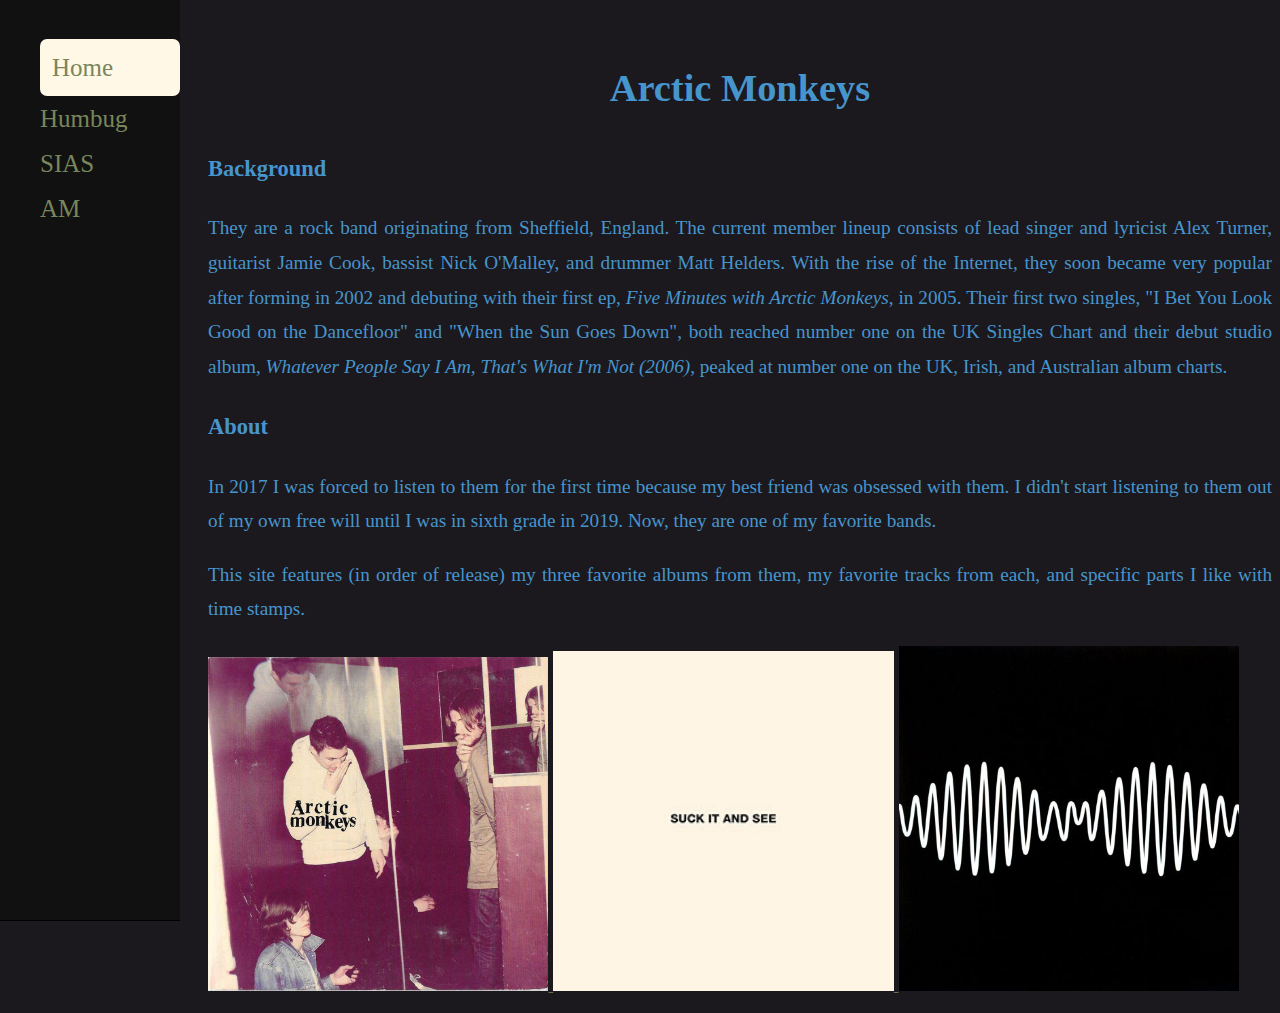
<file: site/index.html>
<!DOCTYPE html>
<html lang="en">
<head>
    <meta charset="utf-8">
    <title>The Arctic Monkeys</title>
    <link href="mystyle.css" rel="stylesheet">
  </head>
<body>
  <nav>
    <ol>
      <div class="hi"><li>Home</li></div>
      <li><a href="http://homer.stuy.edu/~cchen60/site/p0.html">Humbug</a></li>
      <li><a href="http://homer.stuy.edu/~cchen60/site/p1.html">SIAS</a></li>
      <li><a href="http://homer.stuy.edu/~cchen60/site/p2.html">AM</a></li>
    </ol>
  </nav>

  <div class="main">
  <div class="titl">
<h1>Arctic Monkeys</h1>
</div>
<h3>Background</h3>

  <p>
    They are a rock band originating from Sheffield, England. The current member lineup consists of lead singer and lyricist Alex Turner, guitarist Jamie Cook, bassist Nick O'Malley, and drummer Matt Helders. With the rise of the Internet, they soon became very popular after forming in 2002 and debuting with their first ep, <span class="it">Five Minutes with Arctic Monkeys</span>, in 2005. Their first two singles, "I Bet You Look Good on the Dancefloor" and "When the Sun Goes Down", both reached number one on the UK Singles Chart and their debut studio album, <span class="it">Whatever People Say I Am, That's What I'm Not (2006)</span>, peaked at number one on the UK, Irish, and Australian album charts.
  </p>
<h3>About</h3>
<p>In 2017 I was forced to listen to them for the first time because my best friend was obsessed with them. I didn't start listening to them out of my own free will until I was in sixth grade in 2019. Now, they are one of my favorite bands.</p>
<p>This site features (in order of release) my three favorite albums from them, my favorite tracks from each, and specific parts I like with time stamps.</p>
<a href="http://homer.stuy.edu/~cchen60/site/p0.html">
<img src="images/image0.jpg"
alt="Humbug album cover" >
</a>

<a href="http://homer.stuy.edu/~cchen60/site/p1.html">
<img src="images/image1.jpg"
alt="SIAS album cover" >
</a>

<a href="http://homer.stuy.edu/~cchen60/site/p2.html">
<img src="images/image2.jpg"
alt="AM album cover" >
</a>
</div>
</body>
</html>
</file>
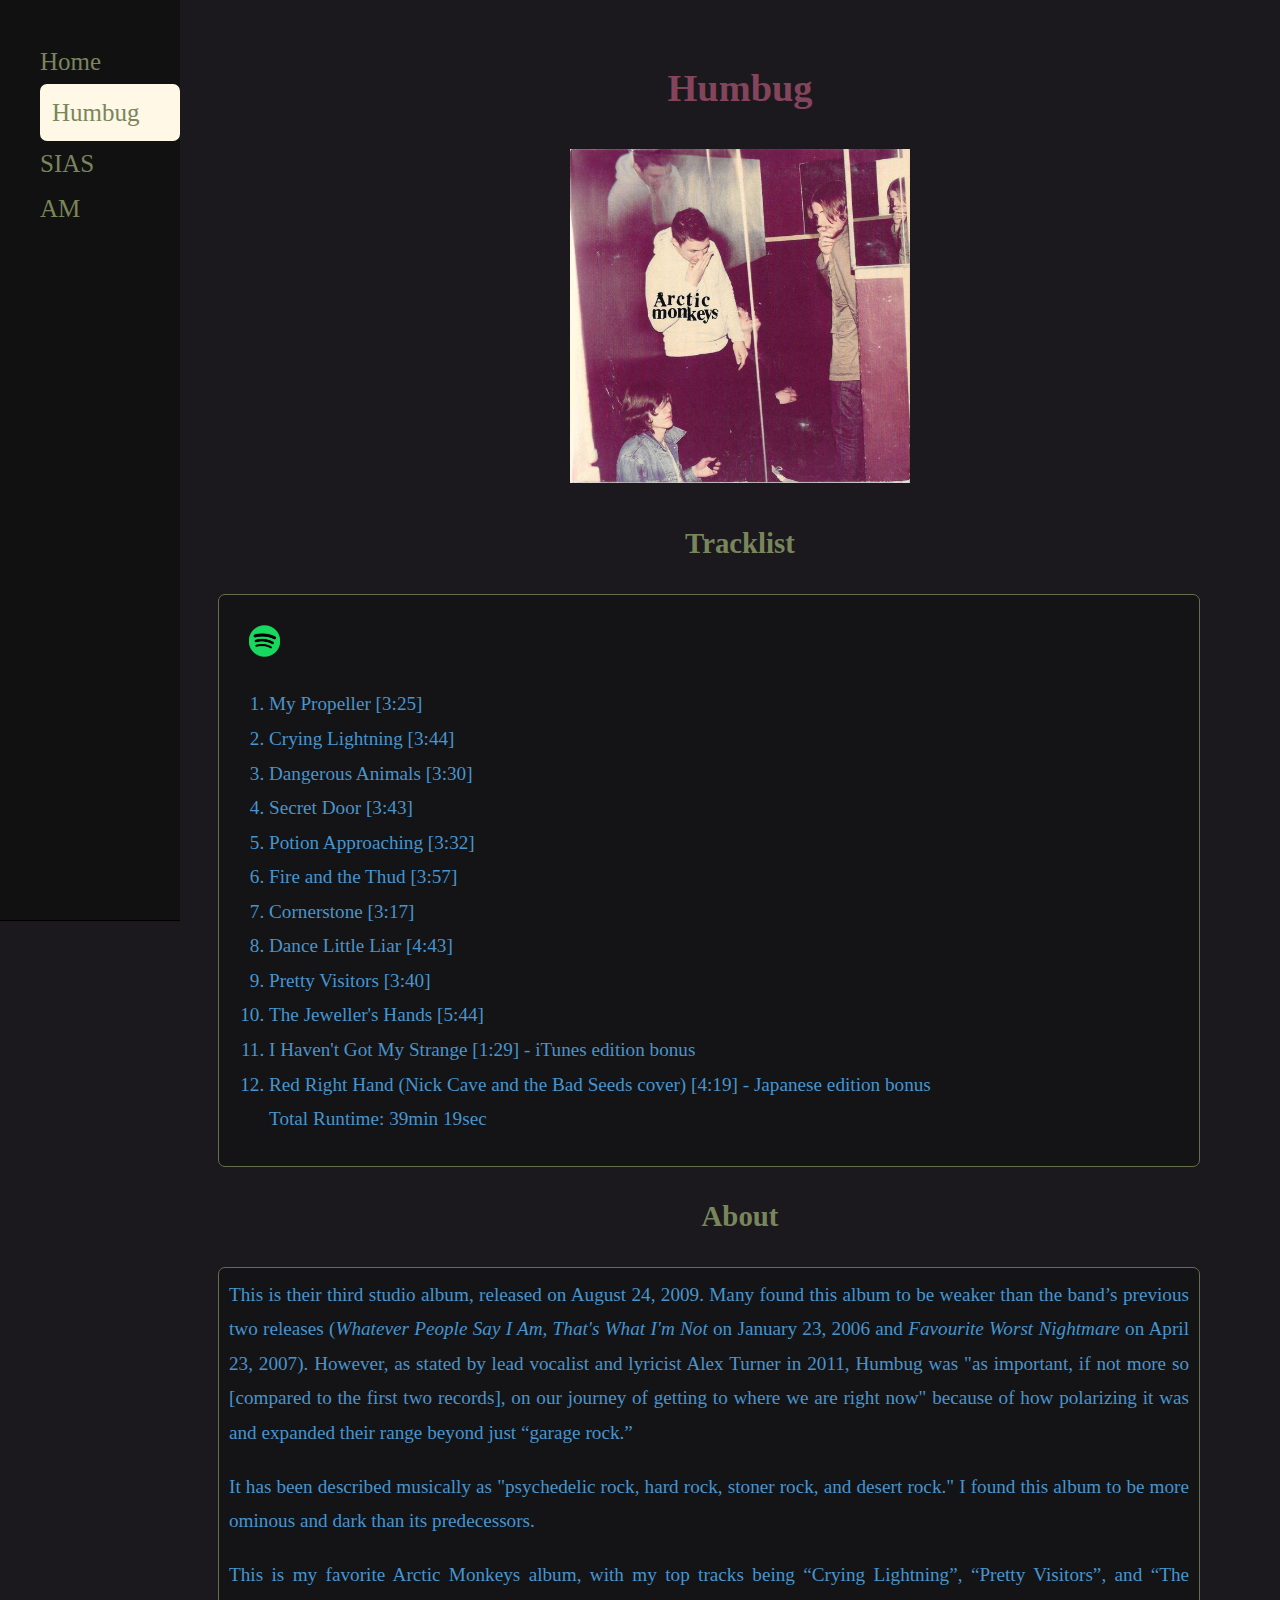
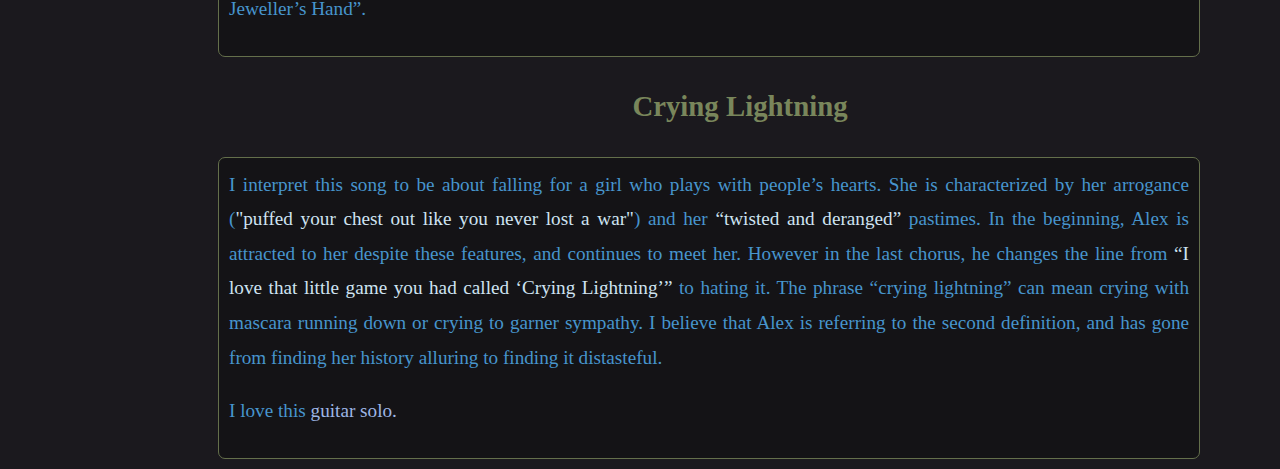
<file: site/p0.html>
<!DOCTYPE html>

<html lang="en">
<head>
    <meta charset="utf-8">
    <title>Humbug</title>
    <link href="mystyle.css" rel="stylesheet">
  </head>

<body>

<nav>
  <ol>
    <li><a href="http://homer.stuy.edu/~cchen60/site/index.html">Home</a></li>
    <div class="hi"><li>Humbug</li></div>
    <li><a href="http://homer.stuy.edu/~cchen60/site/p1.html">SIAS</a></li>
    <li><a href="http://homer.stuy.edu/~cchen60/site/p2.html">AM</a></li>
  </ol>
</nav>

<div class="main">
  <div id="h"><h1>Humbug</h1></div>


<div class="cover">
<img
src="images/image0.jpg"
alt="humbug album cover art" /> </div>


    <h2>Tracklist</h2>
    <div class="box">
      <div class="spotify">
      <a href="https://open.spotify.com/album/5IEoiwkThhRmSMBANhpxl2?si=Qe3RpvrZQAe0Xu-1C6Qt6Q">
      <img src="images/image3.png"
      alt="Spotify" >
      </a>
      </div>
<div class="tracks">
<ol>
  <li><a href="https://www.youtube.com/watch?v=Z5vZovv8cPk&pp=ygUbbXkgcHJvcGVsbGVyIGFyY3RpYyBtb25rZXlz">My Propeller [3:25] </a></li>
  <li><a href="https://www.youtube.com/watch?v=fLsBJPlGIDU&pp=ygUfY3lyaW5nIGxpZ2h0bmluZyBhcmN0aWMgbW9ua2V5cw%3D%3D">Crying Lightning [3:44]</a></li>
  <li><a href="https://www.youtube.com/watch?v=3Ze8vGGDl6k&pp=ygUgZGFuZ2Vyb3VzIGFuaW1hbHMgYXJjdGljIG1vbmtleXM%3D">Dangerous Animals [3:30]</a></li>
  <li><a href="https://www.youtube.com/watch?v=f9HF0DJ1cu8&pp=ygUac2VjcmV0IGRvb3IgYXJjdGljIG1vbmtleXM%3D">Secret Door [3:43]</a></li>
  <li><a href="https://www.youtube.com/watch?v=FqNSOErn-Q0&pp=ygUgcG90aW9uIGFwcHJvYWNoaW5nYXJjdGljIG1vbmtleXM%3D">Potion Approaching [3:32]</a></li>
  <li><a href="https://www.youtube.com/watch?v=ltRcYXO-EkY&pp=ygUcZmlyZSBhbmQgdGh1ZCBhcmN0aWMgbW9ua2V5cw%3D%3D">Fire and the Thud [3:57]</a></li>
  <li><a href="https://www.youtube.com/watch?v=LIQz6zZi7R0&pp=ygUZY29ybmVyc3RvbmVhcmN0aWMgbW9ua2V5cw%3D%3D">Cornerstone [3:17]</a></li>
  <li><a href="https://www.youtube.com/watch?v=JZ0MoWajrQ8&pp=ygUYZGFuY2UgbGl0dGxlIGxpYXIgYWxidW0g">Dance Little Liar [4:43]</a></li>
  <li><a href="https://www.youtube.com/watch?v=I7rkCHBHPN8&pp=ygUPcHJldHR5IHZpZGl0b3Jz">Pretty Visitors [3:40]</a></li>
  <li><a href="https://www.youtube.com/watch?v=15jDLgwrZZk&pp=ygUhdGhlIGpld2VsbGVycyBoYW5kIGFyY3RpYyBtb25rZXlz">The Jeweller's Hands [5:44]</a></li>
  <li><a href="https://www.youtube.com/watch?v=Vj1IWaLReOE&pp=ygUmaSBoYXZlbnQgZ290IG15IHN0cmFuZ2UgYXJjdGljIG1vbmtleXM%3D">I Haven't Got My Strange [1:29] - iTunes edition bonus</a></li>
  <li><a href="https://www.youtube.com/watch?v=xVUFABlKiIs&pp=ygUccmVkIHJpZ2h0IGhhbmRhcmN0aWMgbW9ua2V5cw%3D%3D">Red Right Hand (Nick Cave and the Bad Seeds cover) [4:19] - Japanese edition bonus</a></li>
  <p>Total Runtime: 39min 19sec</p>
  </ol>
</div>
</div>
<h2> About </h2>
  <div class="box">
    <p>
This is their third studio album, released on August 24, 2009. Many found this album to be weaker than the band’s previous two releases (<span class="it">Whatever People Say I Am, That's What I'm Not</span> on January 23, 2006 and <span class="it">Favourite Worst Nightmare</span> on April 23, 2007). However, as stated by lead vocalist and lyricist Alex Turner in 2011, Humbug was "as important, if not more so [compared to the first two records], on our journey of getting to where we are right now" because of how polarizing it was and expanded their range beyond just “garage rock.”
    </p>
<p>It has been described musically as "psychedelic rock, hard rock, stoner rock, and desert rock." I found this album to be more ominous and dark than its predecessors.
</p>
<p>
This is my favorite Arctic Monkeys album, with my top tracks being “Crying Lightning”, “Pretty Visitors”, and “The Jeweller’s Hand”.
</p>
</div>
<h2> Crying Lightning </h2>
  <div class="box">
    <p>
I interpret this song to be about falling for a girl who plays with people’s hearts. She is characterized by her arrogance (<span class="lyric">"puffed your chest out like you never lost a war"</span>) and her <span class="lyric">“twisted and deranged”</span> pastimes. In the beginning, Alex is attracted to her despite these features, and continues to meet her. However in the last chorus, he changes the line from <span class="lyric">“I love that little game you had called ‘Crying Lightning’”</span> to hating it. The phrase “crying lightning” can mean crying with mascara running down or crying to garner sympathy. I believe that Alex is referring to the second definition, and has gone from finding her history alluring to finding it distasteful.
    </p>
<p><span class="fav">I love this<a href="https://www.youtube.com/watch?v=YWqBv9apTbs&t=2m40s"> guitar solo.</a></span>
</p>

</div>
</div>
</body>

</html>
</file>
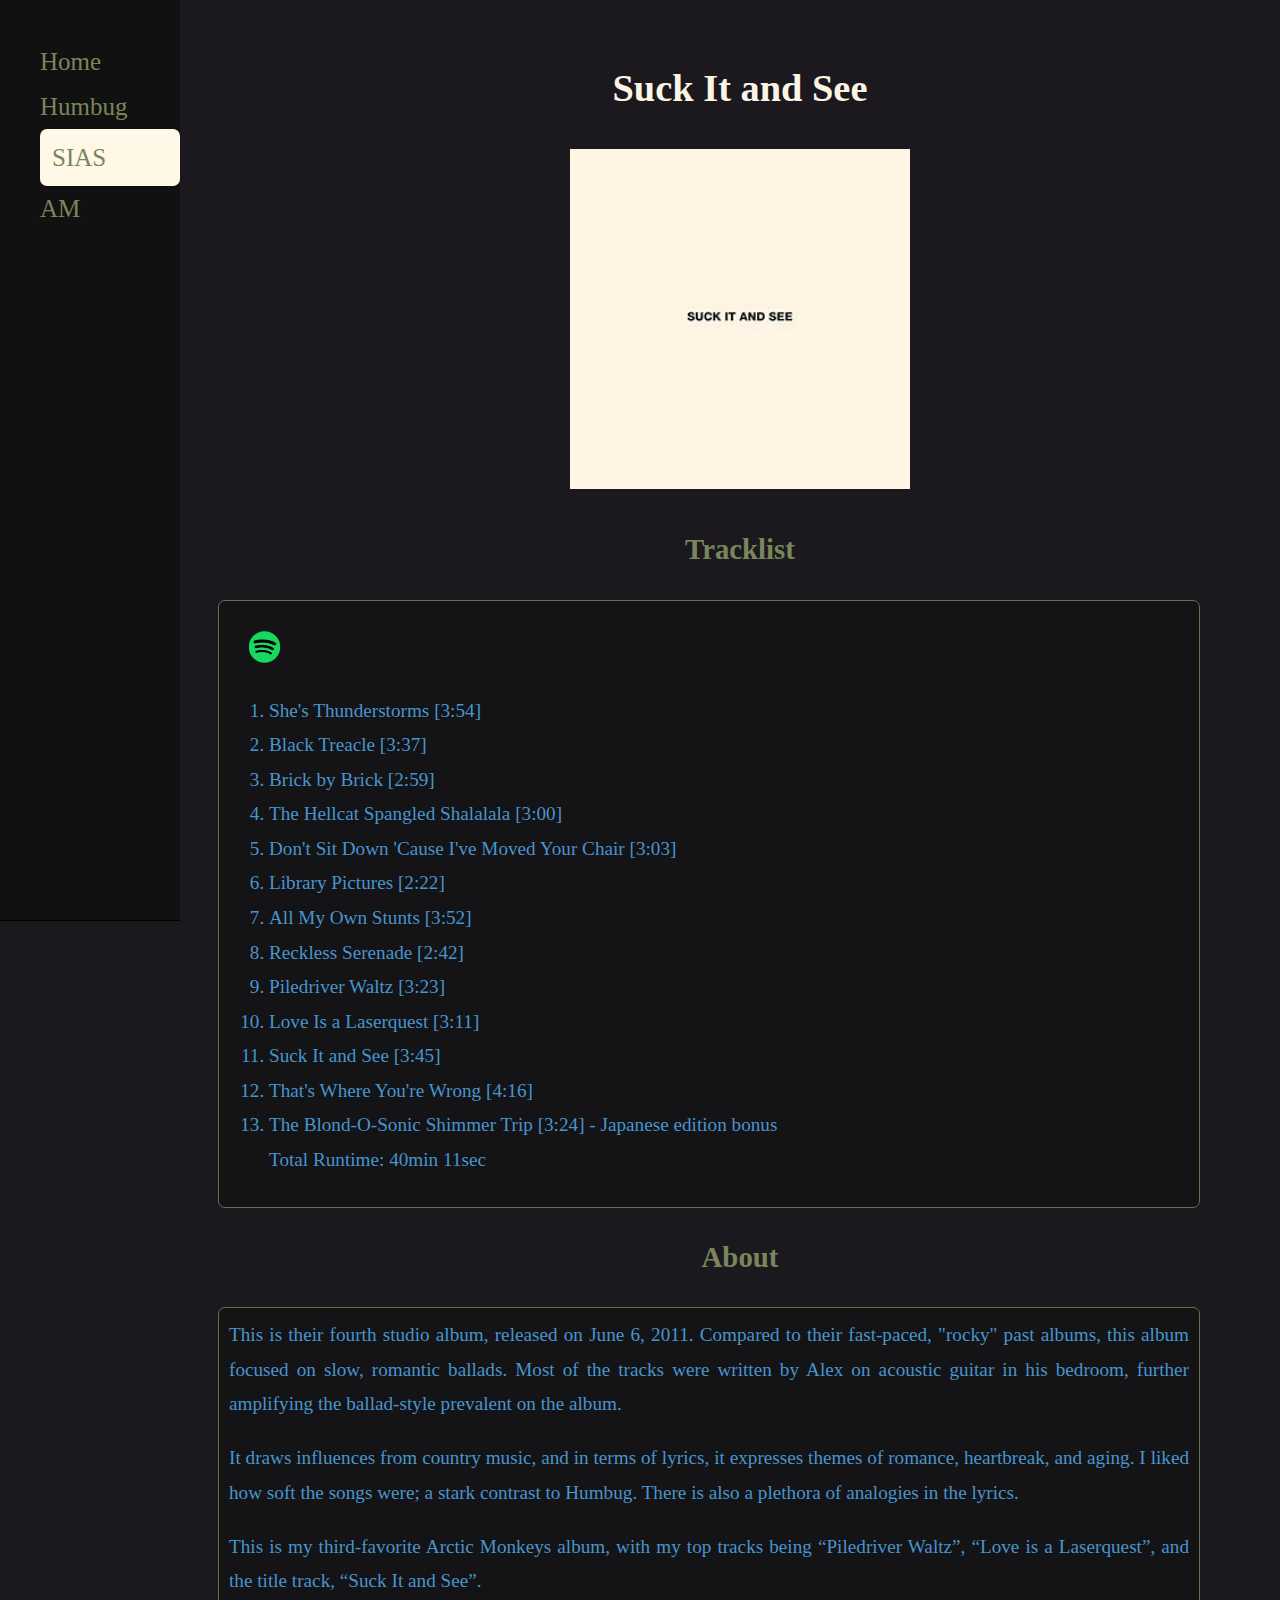
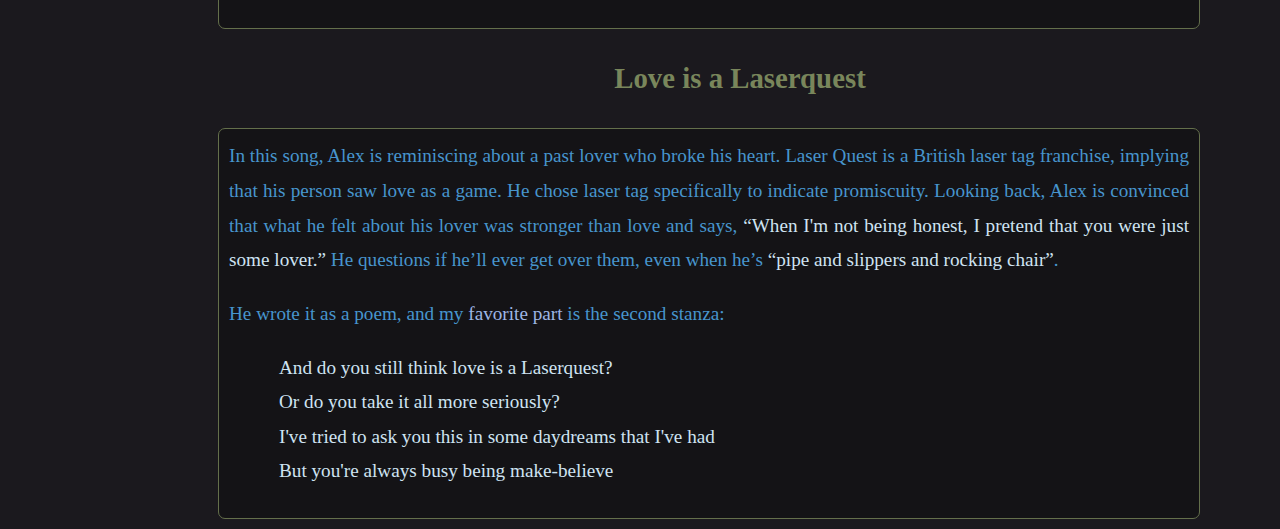
<file: site/p1.html>
<!DOCTYPE html>
<html lang="en">
<head>
    <meta charset="utf-8">
    <title>Suck It and See</title>
    <link href="mystyle.css" rel="stylesheet">
  </head>
<body>
  <nav>
    <ol>
      <li><a href="http://homer.stuy.edu/~cchen60/site/">Home</a></li>
      <li><a href="http://homer.stuy.edu/~cchen60/site/p0.html">Humbug</a></li>
      <div class="hi"><li>SIAS</li></div>
      <li><a href="http://homer.stuy.edu/~cchen60/site/p2.html">AM</a></li>
    </ol>
  </nav>

  <div class="main">
  <div id="s"><h1>Suck It and See</h1></div>

<div class="cover">
<img
src="images/image1.jpg"
alt= "suck it and see album cover art" /> </div>

<h2>Tracklist</h2>
  <div class="box">

<div class="spotify">
<a href="https://open.spotify.com/album/2ym2jcqckXqWeTDoxz3Kst?si=4d6Jn9H-R6ewxxhh-rH9Og">
<img src="images/image3.png"
alt="Spotify" >
</a>
</div>

<div class="tracks">
<ol>
  <li><a href="https://www.youtube.com/watch?v=F1sjJjmpQ6A&pp=ygUjYXJjdGljIG1vbmtleXMgc2hlJ3MgdGh1bmRlcnN0b3JtcyA%3D">She's Thunderstorms [3:54]</a></li>
  <li><a href="https://www.youtube.com/watch?v=1wznj4lD1Bs&pp=ygUcYXJjdGljIG1vbmtleXMgYmxhY2sgdHJlYWNsZQ%3D%3D">Black Treacle [3:37]</a></li>
  <li><a href="https://www.youtube.com/watch?v=riV77WoFCBw&pp=ygUdYXJjdGljIG1vbmtleXMgYnJpY2sgYnkgYnJpY2s%3D">Brick by Brick [2:59]</a></li>
  <li><a href="https://www.youtube.com/watch?v=dAlRXC19hmE&pp=ygUpYXJjdGljIG1vbmtleXMgaGVsbGNhdCBzcGFuZ2xlZCBzaGFsYWxhbGE%3D">The Hellcat Spangled Shalalala [3:00]</a></li>
  <li><a href="https://www.youtube.com/watch?v=h1vYbHHhqYE&pp=ygUeYXJjdGljIG1vbmtleXMgZG9uJ3Qgc2l0IGRvd24g">Don't Sit Down 'Cause I've Moved Your Chair [3:03]</a></li>
  <li><a href="https://www.youtube.com/watch?v=h02QucoCsPk&pp=ygUfYXJjdGljIG1vbmtleXMgbGlicmFyeSBwaWN0dXJlcw%3D%3D">Library Pictures [2:22]</a></li>
  <li><a href="https://www.youtube.com/watch?v=MD6XBoJmEb8&pp=ygUgYXJjdGljIG1vbmtleXMgYWxsIG15IG93biBzdHVudHM%3D">All My Own Stunts [3:52]</a></li>
  <li><a href="https://www.youtube.com/watch?v=2tPWFdghHco&pp=ygUjYXJjdGljIG1vbmtleXMgLSByZWNrbGVzcyBzZXJlbmFkZSA%3D">Reckless Serenade [2:42]</a></li>
  <li><a href="https://www.youtube.com/watch?v=bJxdWX-apMM&pp=ygUfYXJjdGljIG1vbmtleXMgcGlsZWRyaXZlciB3YWx0eg%3D%3D">Piledriver Waltz [3:23]</a></li>
  <li><a href="https://www.youtube.com/watch?v=XzwF8urswkk&pp=ygUjYXJjdGljIG1vbmtleXMgbG92ZSBpcyBhIGxhc2VycXVlc3Q%3D">Love Is a Laserquest [3:11]</a></li>
  <li><a href="https://www.youtube.com/watch?v=TlYJKfunfC0&pp=ygUeYXJjdGljIG1vbmtleXMgc3VjayBpdCBhbmQgc2Vl">Suck It and See [3:45]</a></li>
  <li><a href="https://www.youtube.com/watch?v=fs39HrID1eM&pp=ygUmYXJjdGljIG1vbmtleXMgdGhhdHMgd2hlcmUgeW91cmUgd3Jvbmc%3D">That's Where You're Wrong [4:16]</a></li>
  <li><a href="https://www.youtube.com/watch?v=RgMiwZ8IAwg&pp=ygUtYXJjdGljIG1vbmtleXMgdGhlIGJsb25kLW8tc29uaWMgc2hpbW1lciB0cmFw">The Blond-O-Sonic Shimmer Trip [3:24] - Japanese edition bonus</a></li>
  <p>Total Runtime: 40min 11sec</p>
  </ol>
</div>
</div>
<h2> About </h2>
  <div class="box">
    <p>
This is their fourth studio album, released on June 6, 2011. Compared to their fast-paced, "rocky" past albums, this album focused on slow, romantic ballads. Most of the tracks were written by Alex on acoustic guitar in his bedroom, further amplifying the ballad-style prevalent on the album.
    </p>
<p>It draws influences from country music, and in terms of lyrics, it expresses themes of romance, heartbreak, and aging. I liked how soft the songs were; a stark contrast to Humbug. There is also a plethora of analogies in the lyrics.
    </p>
    <p>
    This is my third-favorite Arctic Monkeys album, with my top tracks being “Piledriver Waltz”, “Love is a Laserquest”, and the title track, “Suck It and See”.
  </p>
</div>
<h2> Love is a Laserquest </h2>
  <div class="box">
    <p>
In this song, Alex is reminiscing about a past lover who broke his heart. Laser Quest is a British laser tag franchise, implying that his person saw love as a game. He chose laser tag specifically to indicate promiscuity. Looking back, Alex is convinced that what he felt about his lover was stronger than love and says, <span class="lyric">“When I'm not being honest, I pretend that you were just some lover.”</span> He questions if he’ll ever get over them, even when he’s <span class="lyric">“pipe and slippers and rocking chair”</span>.
    </p>
<p> He wrote it as a poem, and my 
  <span class="fav"><a href="https://youtu.be/O7LtqEEQv34&t=0m47s">favorite part</a></span>
  is the second stanza:
  </p>
    <p>
      <div class="stanza">And do you still think love is a Laserquest?</div>
      <div class="stanza">Or do you take it all more seriously?</div>
      <div class="stanza">I've tried to ask you this in some daydreams that I've had</div>
      <div class="stanza">But you're always busy being make-believe</div>
      </p>

</div>
</div>
</body>
</html>
</file>
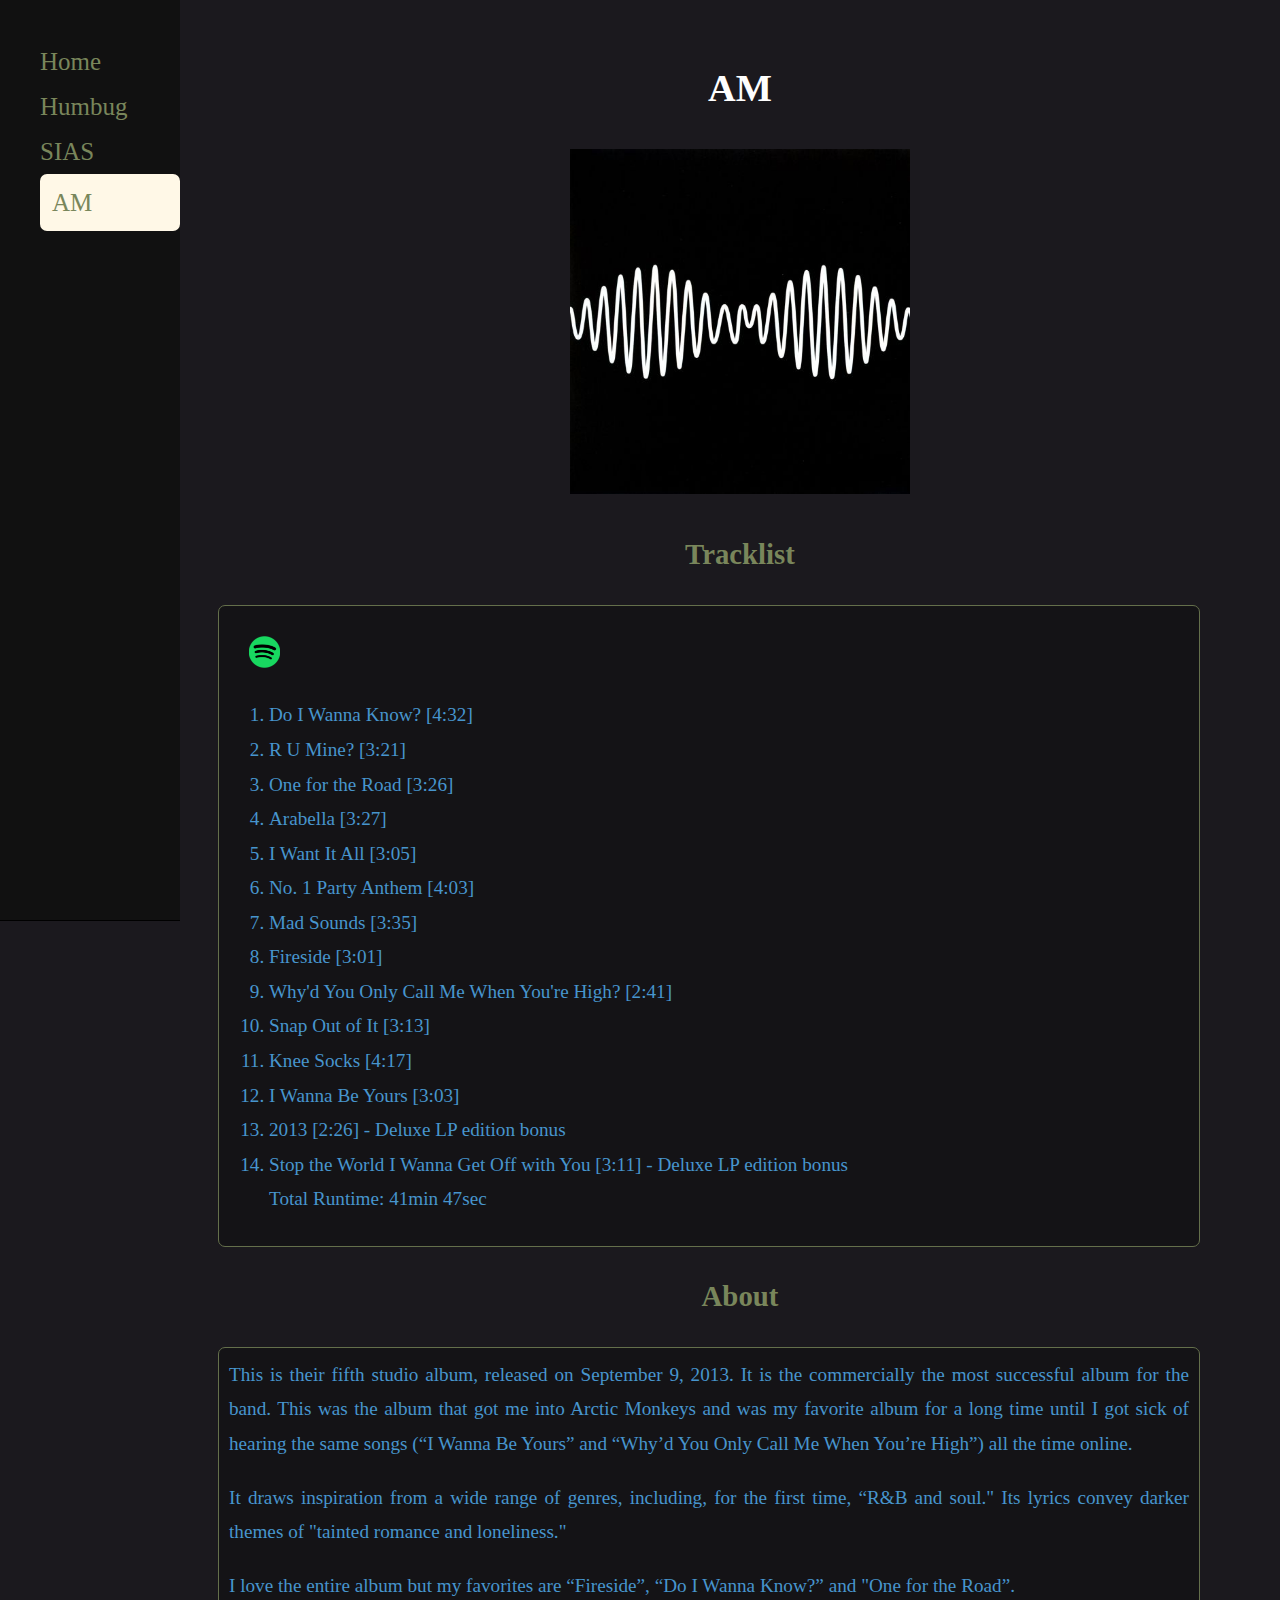
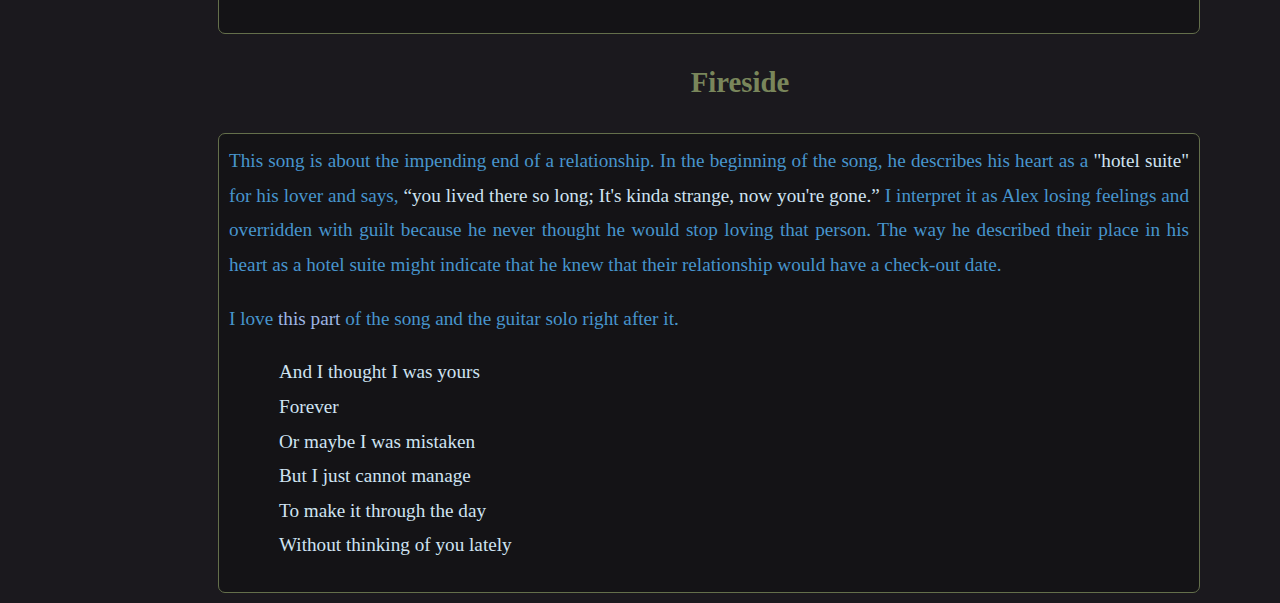
<file: site/p2.html>
<!DOCTYPE html>
<html lang="en">
<head>
    <meta charset="utf-8">
    <title >AM</title>
    <link href="mystyle.css" rel="stylesheet">
  </head>
<body>
  <nav>
    <ol>
      <li><a href="http://homer.stuy.edu/~cchen60/site/">Home</a></li>
      <li><a href="http://homer.stuy.edu/~cchen60/site/p0.html">Humbug</a></li>
      <li><a href="http://homer.stuy.edu/~cchen60/site/p1.html">SIAS</a></li>
      <div class="hi"><li>AM</li></div>
    </ol>
  </nav>
  <div class="main">
<div id="am"><h1>AM</h1></div>

<div class="cover">
<img
  src="images/image2.jpg"
    alt="am album cover art" /> </div>

    <h2>Tracklist</h2>
      <div class="box">

<div class="spotify">
<a href="https://open.spotify.com/album/78bpIziExqiI9qztvNFlQu?si=gIW2x1TBRAOjvuIkvbupSw">
<img src="images/image3.png"
alt="Spotify" >
</a>
</div>

<div class="tracks">
<ol>
  <li><a href="https://www.youtube.com/watch?v=bpOSxM0rNPM&pp=ygUeYXJjdGljIG1vbmtleXMgZG8gaSB3YW5uYSBrbm93">Do I Wanna Know? [4:32]</a></li>
  <li><a href="https://www.youtube.com/watch?v=VQH8ZTgna3Q&pp=ygUWYXJjdGljIG1vbmtleXMgcnUgbWluZQ%3D%3D">R U Mine? [3:21]</a></li>
  <li><a href="https://www.youtube.com/watch?v=qN7gSMPQFss&pp=ygUfYXJjdGljIG1vbmtleXMgb25lIGZvciB0aGUgcm9hZA%3D%3D">One for the Road [3:26]</a></li>
  <li><a href="https://www.youtube.com/watch?v=Nj8r3qmOoZ8&pp=ygUXYXJjdGljIG1vbmtleXMgYXJhYmVsbGE%3D">Arabella [3:27]</a></li>
  <li><a href="https://www.youtube.com/watch?v=aNNExOnxxWA&pp=ygUcYXJjdGljIG1vbmtleXMgaSB3YW50IGl0YSBsbA%3D%3D">I Want It All [3:05]</a></li>
  <li><a href="https://www.youtube.com/watch?v=mGUjVbsYG6E&pp=ygUgYXJjdGljIG1vbmtleXMgbm8gMSBwYXJ0eSBhbnRoZW0%3D">No. 1 Party Anthem [4:03]</a></li>
  <li><a href="https://www.youtube.com/watch?v=up5DEICL_Q0&pp=ygUZYXJjdGljIG1vbmtleXMgbWFkIHNvdW5kcw%3D%3D">Mad Sounds [3:35]</a></li>
  <li><a href="https://www.youtube.com/watch?v=8-LewaeKejM&pp=ygUWYXJjdGljIG1vbmtleXNmaXJlc2lkZQ%3D%3D">Fireside [3:01]</a></li>
  <li><a href="https://www.youtube.com/watch?v=6366dxFf-Os&pp=ygUYYXJjdGljIG1vbmtleXMgd3lvY213eWgg">Why'd You Only Call Me When You're High? [2:41]</a></li>
  <li><a href="https://www.youtube.com/watch?v=H8tLS_NOWLs&pp=ygUdYXJjdGljIG1vbmtleXMgc25hcCBvdXQgb2YgaXQ%3D">Snap Out of It [3:13]</a></li>
  <li><a href="https://www.youtube.com/watch?v=lyO-Sveg6a8&pp=ygUYYXJjdGljIG1vbmtleXNrbmVlIHNvY2tz">Knee Socks [4:17]</a></li>
  <li><a href="https://www.youtube.com/watch?v=nyuo9-OjNNg&pp=ygUfYXJjdGljIG1vbmtleXMgaSB3YW5uYSBiZSB5b3Vycw%3D%3D">I Wanna Be Yours [3:03]</a></li>
  <li><a href="https://www.youtube.com/watch?v=O4vkZUC4VPA&pp=ygUTYXJjdGljIG1vbmtleXMgMjAxMw%3D%3D">2013 [2:26] - Deluxe LP edition bonus</a></li>
  <li><a href="https://www.youtube.com/watch?v=3PyoxMSEHYI&pp=ygU2YXJjdGljIG1vbmtleXMgc3RvcCB0aGUgd29ybGQgaSB3YW5uYSBnZXQgb2ZmIHdpdGggeW91">Stop the World I Wanna Get Off with You [3:11] - Deluxe LP edition bonus</a></li>
  <p>Total Runtime: 41min 47sec</p>
</ol>
</div>
</div>
<h2> About </h2>
  <div class="box">
    <p>
This is their fifth studio album, released on September 9, 2013. It is the commercially the most successful album for the band. This was the album that got me into Arctic Monkeys and was my favorite album for a long time until I got sick of hearing the same songs (“I Wanna Be Yours” and “Why’d You Only Call Me When You’re High”) all the time online.
    </p>
  <p>It draws inspiration from a wide range of genres, including, for the first time, “R&B and soul." Its lyrics convey darker themes of "tainted romance and loneliness."
  </p>
  <p>I love the entire album but my favorites are “Fireside”, “Do I Wanna Know?” and "One for the Road”.
  </p>
  </div>
  <h2> Fireside </h2>
    <div class="box">
      <p>
This song is about the impending end of a relationship. In the beginning of the song, he describes his heart as a <span class="lyric">"hotel suite"</span> for his lover and says, <span class="lyric">“you lived there so long; It's kinda strange, now you're gone.”</span> I interpret it as Alex losing feelings and overridden with guilt because he never thought he would stop loving that person. The way he described their place in his heart as a hotel suite might indicate that he knew that their relationship would have a check-out date.
      </p>
    <p>I love
      <span class="fav"><a href="https://youtu.be/DHxNZNwkDJM?t=193"> this part</a></span> 
      of the song and the guitar solo right after it.
      </p>
<div class="stanza">And I thought I was yours</div>
<div class="stanza">Forever</div>
<div class="stanza">Or maybe I was mistaken</div>
<div class="stanza">But I just cannot manage</div>
<div class="stanza">To make it through the day</div>
<div class="stanza">Without thinking of you lately</div>
    </p>

    </div>
</div>
</body>
</html>
</file>
<file: site/mystyle.css>
html {
	margin: 10px;
  width: 100vw;
  height: 100vh;
	}

  img {
      text-align: center;
      width: 32%;
      height: 32%;
    }

body {
	font: 120% Times New Roman, serif;
	line-height: 1.8;
	color: #4795CD;
  background-color: #1B191E;
	padding: 10px;
	}

.titl {
  text-align: center;
}

h1{
text-align: center;
}

h2 {
text-align: center;
color: #79865B;
}

p {
  margin-top: 0;
	text-align: justify;
	}

nav {
  border-bottom: 1px solid black;
}

a {
  color: #646F4B;
}

.box
{ border-radius: 7px;
 background-color: #141316 ;
 border:1px solid #646F4B;
 width: 75vw;
 height: auto;
 margin-top: 10px;
 margin-left: 10px;
padding: 10px;
}

nav {
   height: 100%;
   width: 180px;
   position: fixed;
   top: 0;
   left: 0;
   background-color: #111;
   padding-top: 20px;
   margin-left: 0px;
 }

nav a, nav li {
   text-decoration: none;
   font-size: 25px;
   color: #79865B;
    list-style-type: none;
 }

.hi{
  border-radius: 7px;
 background-color: #fff8e7;
 padding: 6px 8px 6px 12px;
}

 nav a:hover {
   color: #fff8e7;
 }

 .main {
   margin-left: 180px;
 }

.cover{
	text-align: center;
}

.spotify {
	width: 10%;
	height: 10%;
	margin-top: 20px;
	margin-left: 20px;
}

.tracks a {
	color: #4795CD;
	text-decoration: none;
}

.tracks a:hover {
	color: #fff8e7;
}

#h{
	color: #84445b;
}

#s{
	color: #fbf4e5;
}

#am{
	color: #fefefe;
}

.it{
	font-style: italic;
}

.lyric {
color:	#CFE3F2;
}

.stanza{
	text-indent: 50px;
	color:	#CFE3F2;
}

.fav a {
	color: #9EB6E5;
	text-decoration: none;
}

.fav a:hover {
	color: #026EB6;
}
</file>
